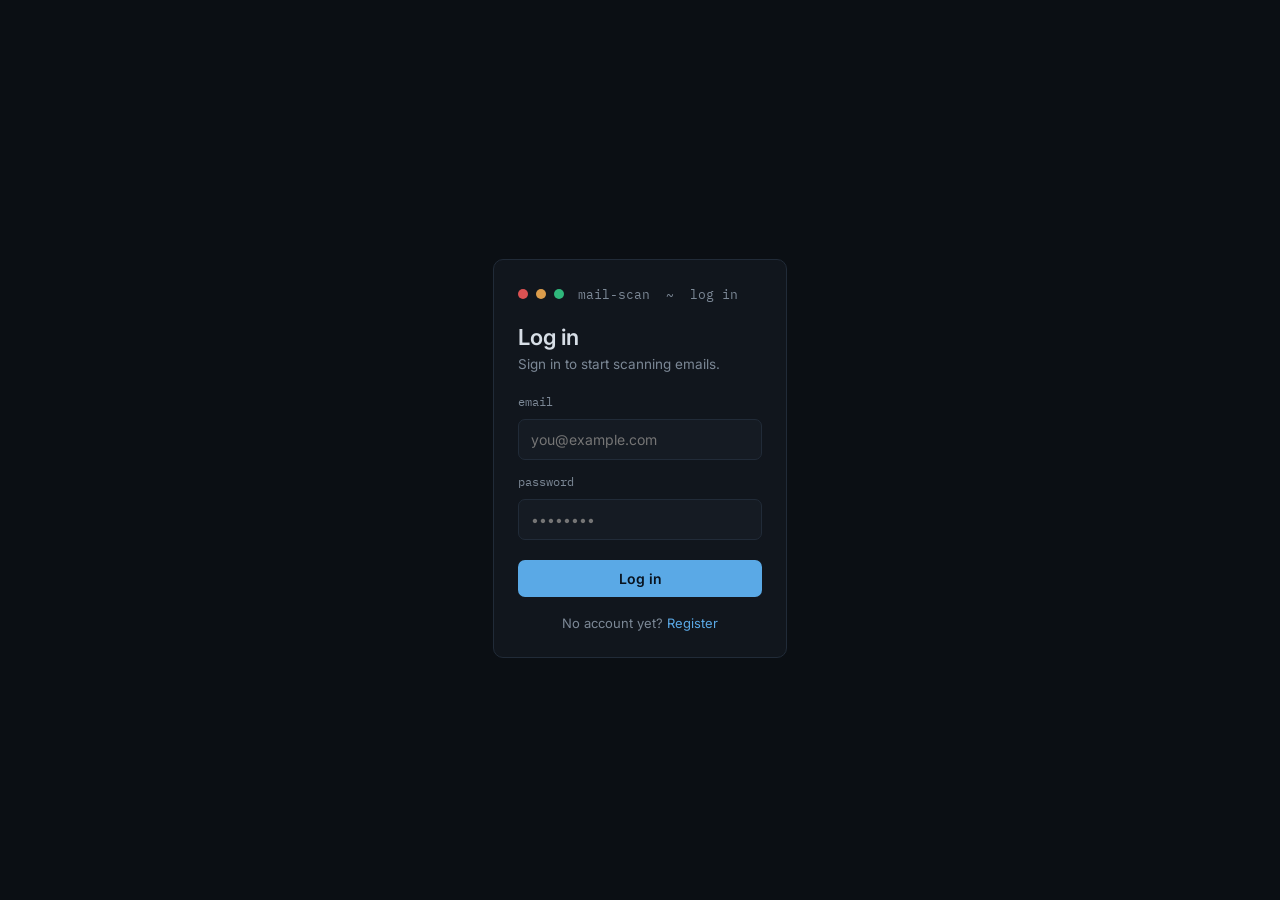
<file: frontend/index.html>
<!DOCTYPE html>
<html lang="en">
<head>
<meta charset="UTF-8">
<meta name="viewport" content="width=device-width, initial-scale=1.0">
<title>Phishing Email Scanner</title>
<link rel="preconnect" href="https://fonts.googleapis.com">
<link rel="preconnect" href="https://fonts.gstatic.com" crossorigin>
<link href="https://fonts.googleapis.com/css2?family=IBM+Plex+Mono:wght@400;500;600&family=Inter:wght@400;500;600&display=swap" rel="stylesheet">
<link rel="stylesheet" href="style.css">
</head>
<body>

<div class="scanner">

  <header class="scanner__header">
    <div class="scanner__prompt">
      <span class="dot dot--red"></span>
      <span class="dot dot--amber"></span>
      <span class="dot dot--green"></span>
      <span class="scanner__path">mail-scan &nbsp;~&nbsp; phishing-detector</span>
      <button id="logout-btn" class="logout-btn" title="Log out">
        <span id="user-email"></span> · log out
      </button>
    </div>
    <h1 class="scanner__title">Is this email trying to trick you?</h1>
    <p class="scanner__subtitle">Paste the full message below. The model checks wording, urgency cues and structure against patterns learned from thousands of phishing emails.</p>
  </header>

  <main class="scanner__body">

    <section class="panel panel--input">
      <label class="panel__label" for="email-input">email content</label>
      <textarea
        id="email-input"
        class="panel__textarea"
        placeholder="Subject: Your account has been suspended&#10;&#10;Dear Customer, we detected unusual activity on your account. Click here to verify your identity within 24 hours..."
        spellcheck="false"
      ></textarea>

      <div class="panel__footer">
        <span id="char-count" class="char-count">0 characters</span>
        <button id="analyze-btn" class="btn">
          <span class="btn__label">Analyze email</span>
        </button>
      </div>
    </section>

    <section id="result-panel" class="panel panel--result panel--empty">
      <div id="result-empty" class="result-empty">
        <span class="result-empty__glyph">▢</span>
        <p>Scan results will appear here.</p>
      </div>

      <div id="result-content" class="result-content hidden">
        <div class="verdict">
          <span id="verdict-icon" class="verdict__icon"></span>
          <div class="verdict__text">
            <span id="verdict-label" class="verdict__label"></span>
            <span id="verdict-risk" class="verdict__risk"></span>
          </div>
        </div>

        <div class="confidence">
          <div class="confidence__row">
            <span>Confidence</span>
            <span id="confidence-value">0%</span>
          </div>
          <div class="confidence__track">
            <div id="confidence-fill" class="confidence__fill"></div>
          </div>
        </div>

        <div class="signals">
          <span class="signals__label">Notable signals</span>
          <div id="signals-list" class="signals__list"></div>
        </div>
      </div>

      <div id="result-error" class="result-error hidden"></div>
    </section>

  </main>

  <footer class="scanner__footer">
    TF-IDF + Logistic Regression · FastAPI backend
  </footer>

</div>

<script src="auth.js"></script>
<script>
  requireAuth();
  document.getElementById("user-email").textContent = getUserEmail() || "";
  document.getElementById("logout-btn").addEventListener("click", logout);
</script>
<script src="script.js"></script>
</body>
</html>
</file>
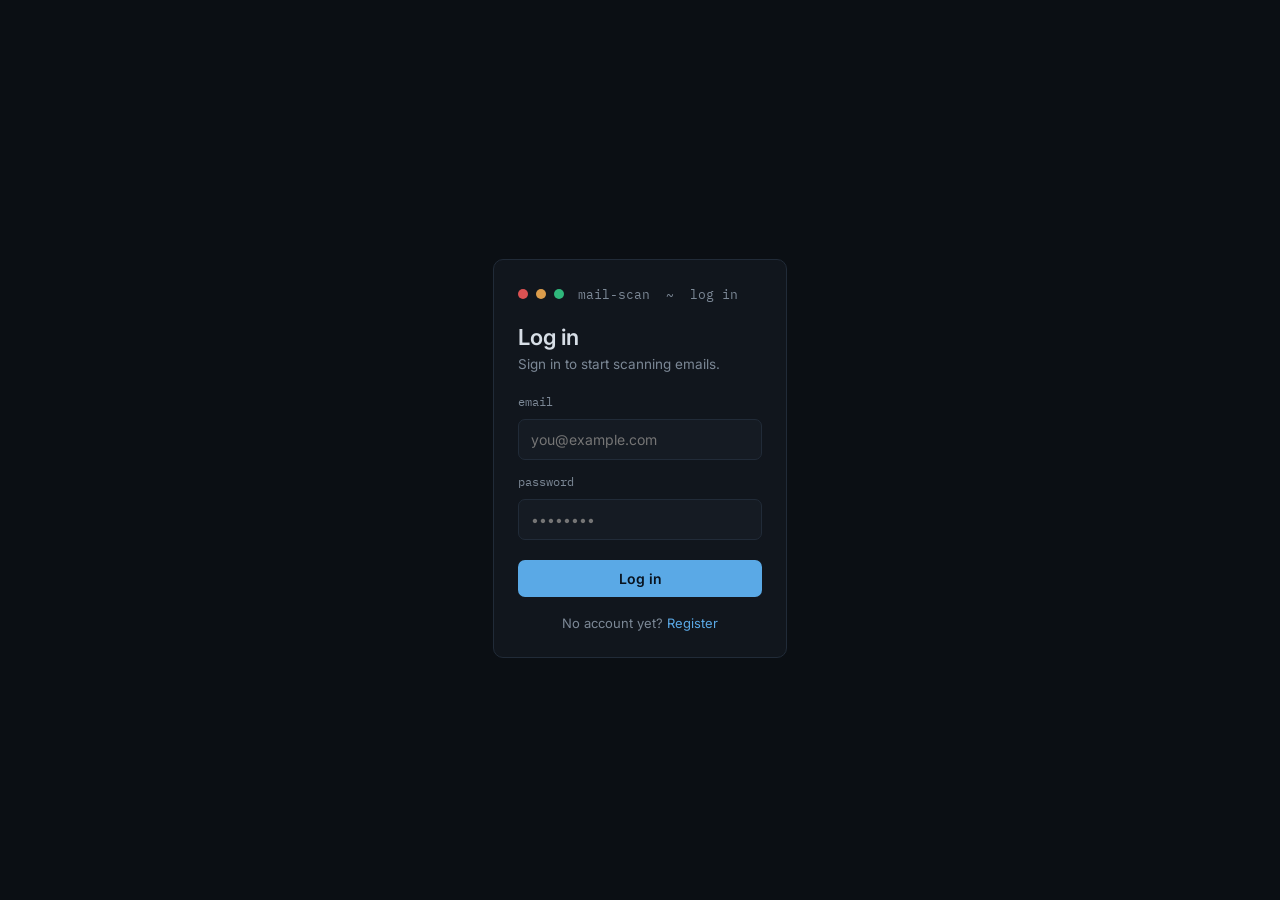
<file: frontend/login.html>
<!DOCTYPE html>
<html lang="en">
<head>
<meta charset="UTF-8">
<meta name="viewport" content="width=device-width, initial-scale=1.0">
<title>Log in · Phishing Scanner</title>
<link rel="preconnect" href="https://fonts.googleapis.com">
<link rel="preconnect" href="https://fonts.gstatic.com" crossorigin>
<link href="https://fonts.googleapis.com/css2?family=IBM+Plex+Mono:wght@400;500;600&family=Inter:wght@400;500;600&display=swap" rel="stylesheet">
<link rel="stylesheet" href="style.css">
</head>
<body>

<div class="auth-wrap">
  <div class="auth-card">
    <div class="scanner__prompt">
      <span class="dot dot--red"></span>
      <span class="dot dot--amber"></span>
      <span class="dot dot--green"></span>
      <span class="scanner__path">mail-scan &nbsp;~&nbsp; log in</span>
    </div>

    <h1 class="auth-title">Log in</h1>
    <p class="auth-subtitle">Sign in to start scanning emails.</p>

    <form id="login-form" class="auth-form">
      <label class="panel__label" for="email">email</label>
      <input id="email" type="email" class="auth-input" required autocomplete="email" placeholder="you@example.com">

      <label class="panel__label" for="password">password</label>
      <input id="password" type="password" class="auth-input" required autocomplete="current-password" placeholder="••••••••">

      <div id="auth-error" class="result-error hidden"></div>

      <button type="submit" id="login-btn" class="btn btn--block">
        <span class="btn__label">Log in</span>
      </button>
    </form>

    <p class="auth-switch">No account yet? <a href="register.html">Register</a></p>
  </div>
</div>

<script src="auth.js"></script>
<script>
document.getElementById("login-form").addEventListener("submit", async (e) => {
  e.preventDefault();
  const email = document.getElementById("email").value.trim();
  const password = document.getElementById("password").value;
  const btn = document.getElementById("login-btn");
  const errBox = document.getElementById("auth-error");
  errBox.classList.add("hidden");
  setBtnLoading(btn, true, "Logging in...");

  try {
    const data = await apiRequest("/auth/login", "POST", { email, password }, false);
    saveToken(data.access_token, data.email);
    window.location.href = "index.html";
  } catch (err) {
    errBox.textContent = err.message || "Login failed.";
    errBox.classList.remove("hidden");
  } finally {
    setBtnLoading(btn, false, "Log in");
  }
});
</script>
</body>
</html>
</file>
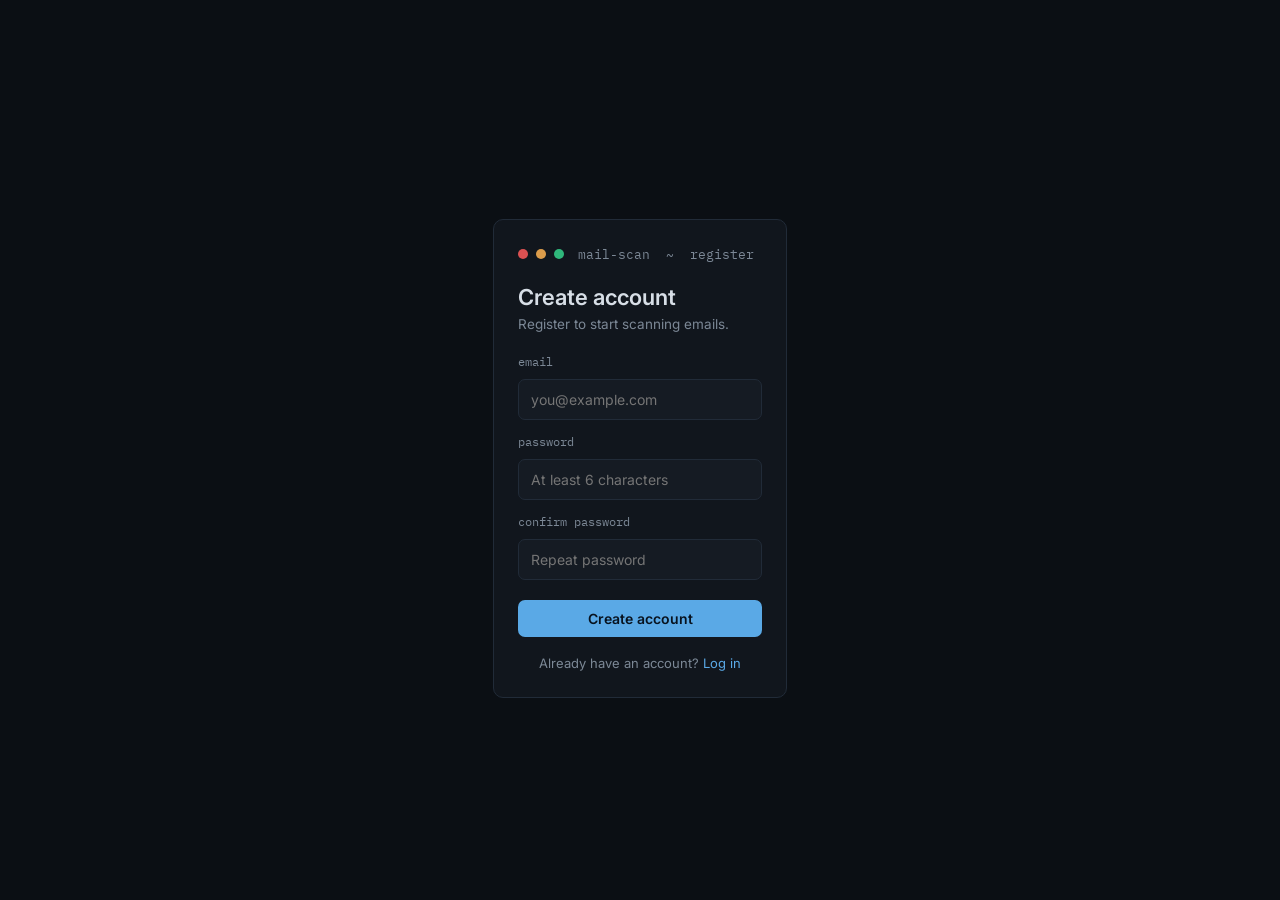
<file: frontend/register.html>
<!DOCTYPE html>
<html lang="en">
<head>
<meta charset="UTF-8">
<meta name="viewport" content="width=device-width, initial-scale=1.0">
<title>Register · Phishing Scanner</title>
<link rel="preconnect" href="https://fonts.googleapis.com">
<link rel="preconnect" href="https://fonts.gstatic.com" crossorigin>
<link href="https://fonts.googleapis.com/css2?family=IBM+Plex+Mono:wght@400;500;600&family=Inter:wght@400;500;600&display=swap" rel="stylesheet">
<link rel="stylesheet" href="style.css">
</head>
<body>

<div class="auth-wrap">
  <div class="auth-card">
    <div class="scanner__prompt">
      <span class="dot dot--red"></span>
      <span class="dot dot--amber"></span>
      <span class="dot dot--green"></span>
      <span class="scanner__path">mail-scan &nbsp;~&nbsp; register</span>
    </div>

    <h1 class="auth-title">Create account</h1>
    <p class="auth-subtitle">Register to start scanning emails.</p>

    <form id="register-form" class="auth-form">
      <label class="panel__label" for="email">email</label>
      <input id="email" type="email" class="auth-input" required autocomplete="email" placeholder="you@example.com">

      <label class="panel__label" for="password">password</label>
      <input id="password" type="password" class="auth-input" required minlength="6" autocomplete="new-password" placeholder="At least 6 characters">

      <label class="panel__label" for="confirm">confirm password</label>
      <input id="confirm" type="password" class="auth-input" required minlength="6" autocomplete="new-password" placeholder="Repeat password">

      <div id="auth-error" class="result-error hidden"></div>

      <button type="submit" id="register-btn" class="btn btn--block">
        <span class="btn__label">Create account</span>
      </button>
    </form>

    <p class="auth-switch">Already have an account? <a href="login.html">Log in</a></p>
  </div>
</div>

<script src="auth.js"></script>
<script>
document.getElementById("register-form").addEventListener("submit", async (e) => {
  e.preventDefault();
  const email = document.getElementById("email").value.trim();
  const password = document.getElementById("password").value;
  const confirm = document.getElementById("confirm").value;
  const btn = document.getElementById("register-btn");
  const errBox = document.getElementById("auth-error");
  errBox.classList.add("hidden");

  if (password !== confirm) {
    errBox.textContent = "Passwords do not match.";
    errBox.classList.remove("hidden");
    return;
  }

  setBtnLoading(btn, true, "Creating account...");
  try {
    const data = await apiRequest("/auth/register", "POST", { email, password }, false);
    saveToken(data.access_token, data.email);
    window.location.href = "index.html";
  } catch (err) {
    errBox.textContent = err.message || "Registration failed.";
    errBox.classList.remove("hidden");
  } finally {
    setBtnLoading(btn, false, "Create account");
  }
});
</script>
</body>
</html>
</file>
<file: frontend/style.css>
:root {
  --bg: #0B0F14;
  --panel: #11161D;
  --panel-raised: #151B23;
  --border: #212B38;
  --text: #D7DEE6;
  --muted: #7C8896;
  --mono: 'IBM Plex Mono', monospace;
  --sans: 'Inter', sans-serif;

  --safe: #35D48C;
  --danger: #FF5C5C;
  --warn: #FFB454;
  --accent: #5AA9E6;
}

* { box-sizing: border-box; }

body {
  margin: 0;
  background: var(--bg);
  color: var(--text);
  font-family: var(--sans);
  min-height: 100vh;
  display: flex;
  justify-content: center;
  padding: 48px 20px 32px;
}

.scanner {
  width: 100%;
  max-width: 720px;
}

/* ---- header ---- */
.scanner__header { margin-bottom: 28px; }

.scanner__prompt {
  display: flex;
  align-items: center;
  gap: 8px;
  margin-bottom: 22px;
}
.dot { width: 10px; height: 10px; border-radius: 50%; opacity: 0.85; }
.dot--red { background: var(--danger); }
.dot--amber { background: var(--warn); }
.dot--green { background: var(--safe); }
.scanner__path {
  font-family: var(--mono);
  font-size: 12.5px;
  color: var(--muted);
  margin-left: 6px;
}

.scanner__title {
  font-size: 27px;
  font-weight: 600;
  line-height: 1.3;
  margin: 0 0 10px;
  max-width: 30ch;
}

.scanner__subtitle {
  font-size: 14.5px;
  line-height: 1.6;
  color: var(--muted);
  margin: 0;
  max-width: 56ch;
}

/* ---- panels ---- */
.panel {
  background: var(--panel);
  border: 1px solid var(--border);
  border-radius: 10px;
  padding: 18px;
}

.panel--input { margin-bottom: 16px; }

.panel__label {
  display: block;
  font-family: var(--mono);
  font-size: 11.5px;
  color: var(--muted);
  margin-bottom: 10px;
}

.panel__textarea {
  width: 100%;
  min-height: 170px;
  resize: vertical;
  background: var(--panel-raised);
  border: 1px solid var(--border);
  border-radius: 7px;
  color: var(--text);
  font-family: var(--mono);
  font-size: 13.5px;
  line-height: 1.6;
  padding: 14px;
  outline: none;
  transition: border-color 0.15s ease;
}
.panel__textarea:focus { border-color: var(--accent); }
.panel__textarea::placeholder { color: #47525F; }

.panel__footer {
  display: flex;
  align-items: center;
  justify-content: space-between;
  margin-top: 14px;
}

.char-count {
  font-family: var(--mono);
  font-size: 12px;
  color: var(--muted);
}

.btn {
  background: var(--accent);
  color: #08131F;
  border: none;
  border-radius: 7px;
  padding: 10px 20px;
  font-family: var(--sans);
  font-size: 14px;
  font-weight: 600;
  cursor: pointer;
  transition: filter 0.15s ease, transform 0.1s ease;
}
.btn:hover { filter: brightness(1.08); }
.btn:active { transform: scale(0.98); }
.btn:disabled { opacity: 0.55; cursor: default; }

/* ---- result panel ---- */
.panel--result { min-height: 190px; display: flex; align-items: center; justify-content: center; }
.panel--result.has-content { align-items: stretch; justify-content: flex-start; }

.result-empty {
  text-align: center;
  color: var(--muted);
  font-size: 13.5px;
}
.result-empty__glyph {
  display: block;
  font-size: 20px;
  margin-bottom: 8px;
  color: #38424F;
}

.hidden { display: none !important; }

.result-content { width: 100%; }

.verdict {
  display: flex;
  align-items: center;
  gap: 14px;
  margin-bottom: 20px;
}
.verdict__icon {
  width: 42px;
  height: 42px;
  border-radius: 9px;
  display: flex;
  align-items: center;
  justify-content: center;
  font-size: 20px;
  flex-shrink: 0;
}
.verdict__text { display: flex; flex-direction: column; gap: 3px; }
.verdict__label { font-size: 19px; font-weight: 600; font-family: var(--mono); letter-spacing: 0.3px; }
.verdict__risk { font-size: 12.5px; color: var(--muted); }

.verdict--danger .verdict__icon { background: rgba(255,92,92,0.14); color: var(--danger); }
.verdict--danger .verdict__label { color: var(--danger); }
.verdict--safe .verdict__icon { background: rgba(53,212,140,0.14); color: var(--safe); }
.verdict--safe .verdict__label { color: var(--safe); }

.confidence { margin-bottom: 20px; }
.confidence__row {
  display: flex;
  justify-content: space-between;
  font-size: 12.5px;
  color: var(--muted);
  margin-bottom: 7px;
  font-family: var(--mono);
}
.confidence__track {
  height: 6px;
  background: var(--panel-raised);
  border: 1px solid var(--border);
  border-radius: 4px;
  overflow: hidden;
}
.confidence__fill {
  height: 100%;
  width: 0%;
  border-radius: 4px;
  transition: width 0.5s ease;
}
.confidence__fill--danger { background: var(--danger); }
.confidence__fill--safe { background: var(--safe); }

.signals__label {
  display: block;
  font-family: var(--mono);
  font-size: 11.5px;
  color: var(--muted);
  margin-bottom: 10px;
}
.signals__list { display: flex; flex-wrap: wrap; gap: 8px; }
.signal-chip {
  font-family: var(--mono);
  font-size: 12px;
  padding: 5px 10px;
  border-radius: 6px;
  background: var(--panel-raised);
  border: 1px solid var(--border);
  color: var(--text);
}
.signals__none { font-size: 12.5px; color: var(--muted); }

.result-error {
  color: var(--danger);
  font-size: 13.5px;
  text-align: center;
  padding: 10px;
}

/* ---- footer ---- */
.scanner__footer {
  text-align: center;
  font-family: var(--mono);
  font-size: 11.5px;
  color: #3E4854;
  margin-top: 26px;
}

.logout-btn {
  margin-left: auto;
  background: transparent;
  border: 1px solid var(--border);
  color: var(--muted);
  font-family: var(--mono);
  font-size: 11.5px;
  padding: 5px 10px;
  border-radius: 6px;
  cursor: pointer;
}
.logout-btn:hover { color: var(--text); border-color: var(--accent); }
.scanner__prompt { position: relative; }

/* ---- auth pages ---- */
.auth-wrap {
  min-height: calc(100vh - 80px);
  display: flex;
  align-items: center;
  justify-content: center;
}

.auth-card {
  width: 100%;
  max-width: 380px;
  background: var(--panel);
  border: 1px solid var(--border);
  border-radius: 10px;
  padding: 26px 24px;
}

.auth-title {
  font-size: 22px;
  font-weight: 600;
  margin: 4px 0 6px;
}
.auth-subtitle {
  font-size: 13.5px;
  color: var(--muted);
  margin: 0 0 22px;
}

.auth-form { display: flex; flex-direction: column; }
.auth-form .panel__label { margin-top: 14px; }
.auth-form .panel__label:first-child { margin-top: 0; }

.auth-input {
  background: var(--panel-raised);
  border: 1px solid var(--border);
  border-radius: 7px;
  color: var(--text);
  font-family: var(--sans);
  font-size: 14px;
  padding: 11px 12px;
  outline: none;
  transition: border-color 0.15s ease;
}
.auth-input:focus { border-color: var(--accent); }

.btn--block { width: 100%; margin-top: 20px; }

.auth-switch {
  text-align: center;
  font-size: 13px;
  color: var(--muted);
  margin: 18px 0 0;
}
.auth-switch a { color: var(--accent); text-decoration: none; }
.auth-switch a:hover { text-decoration: underline; }

@media (max-width: 480px) {
  .scanner__title { font-size: 22px; }
  body { padding: 32px 14px 24px; }
}
</file>
